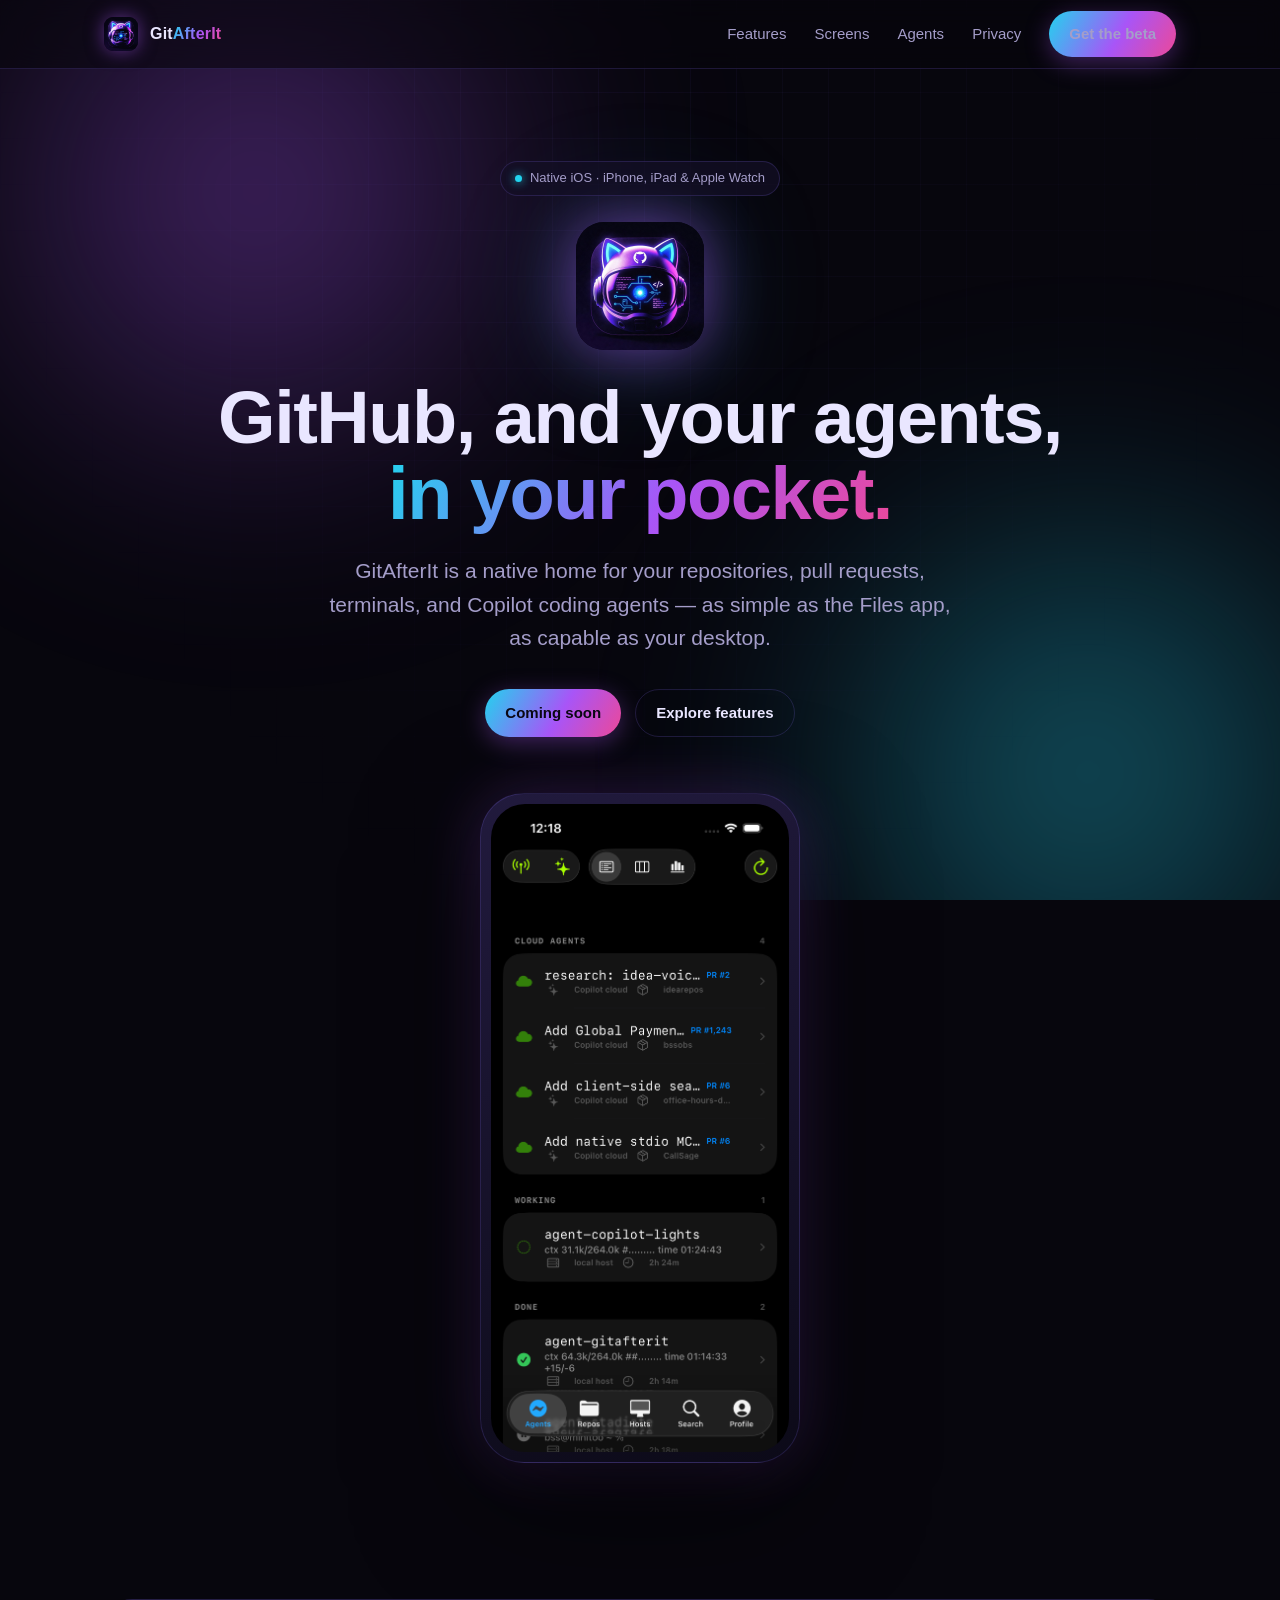
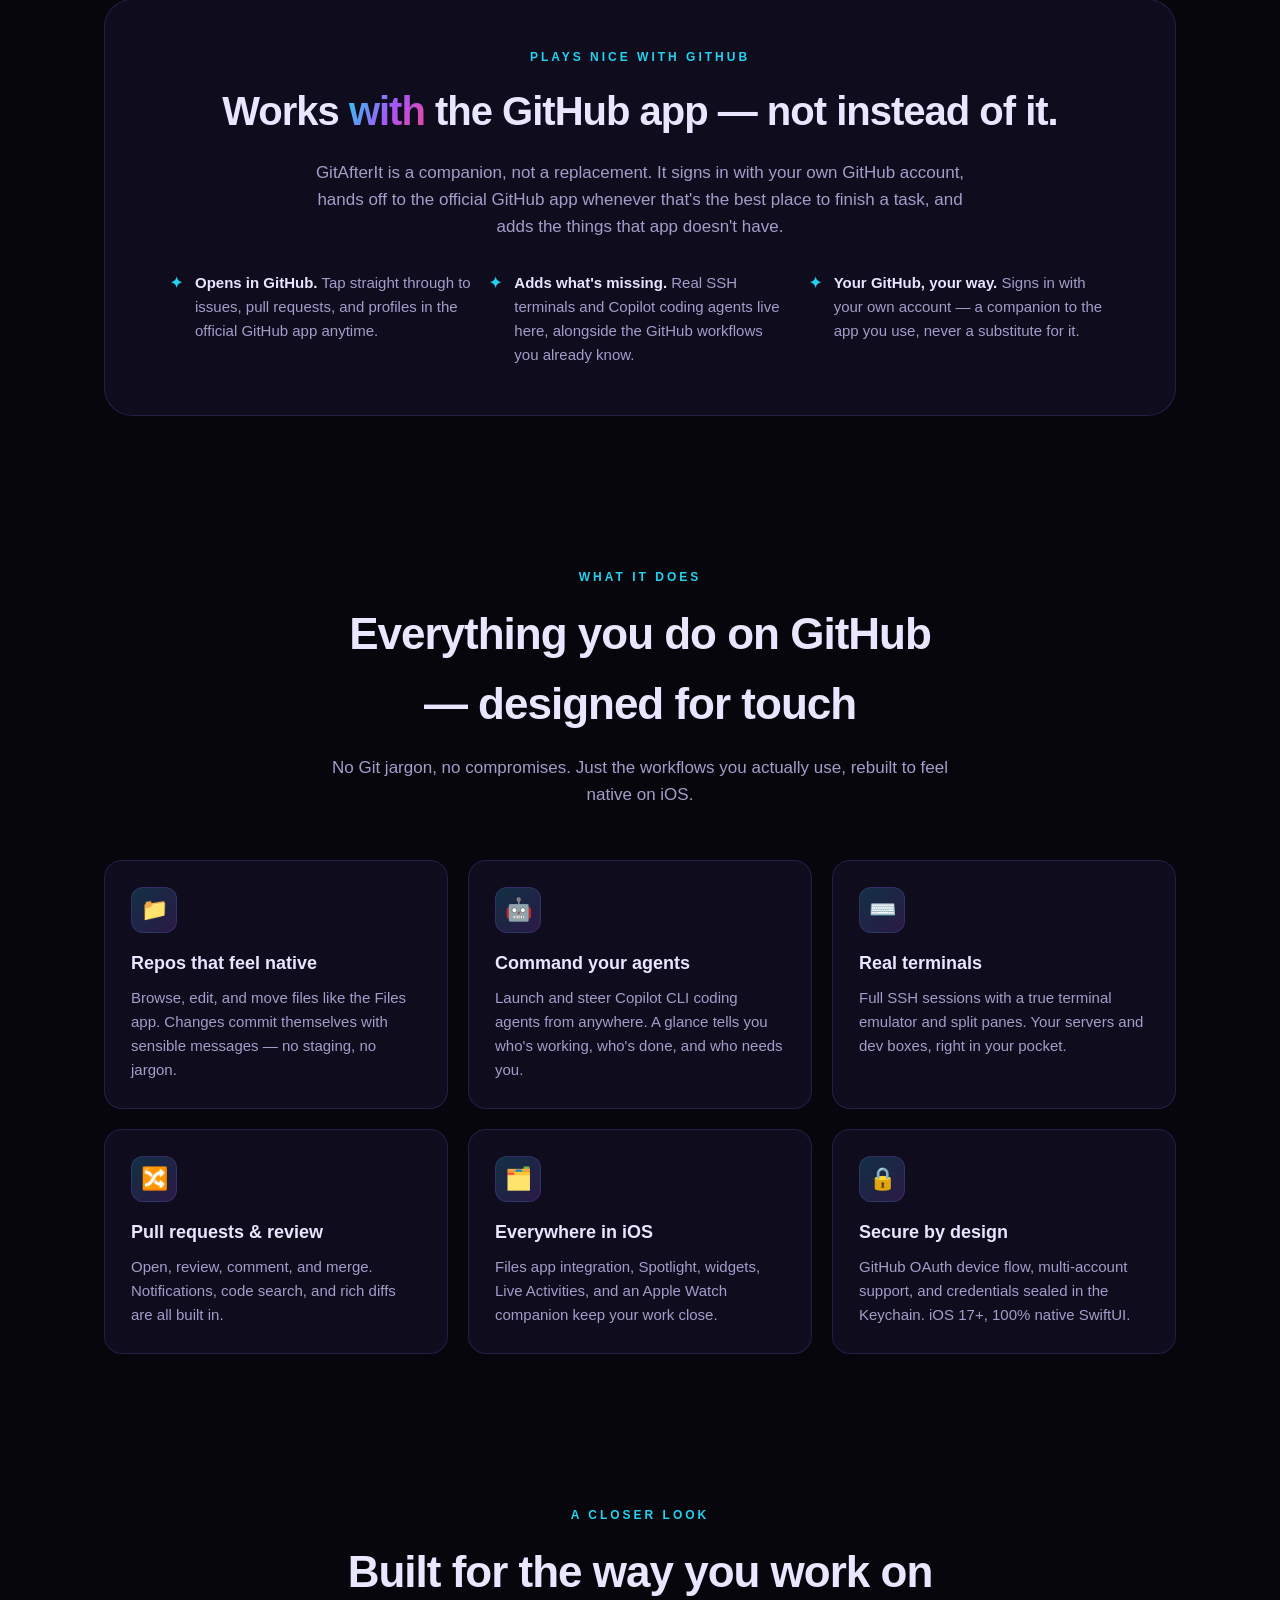
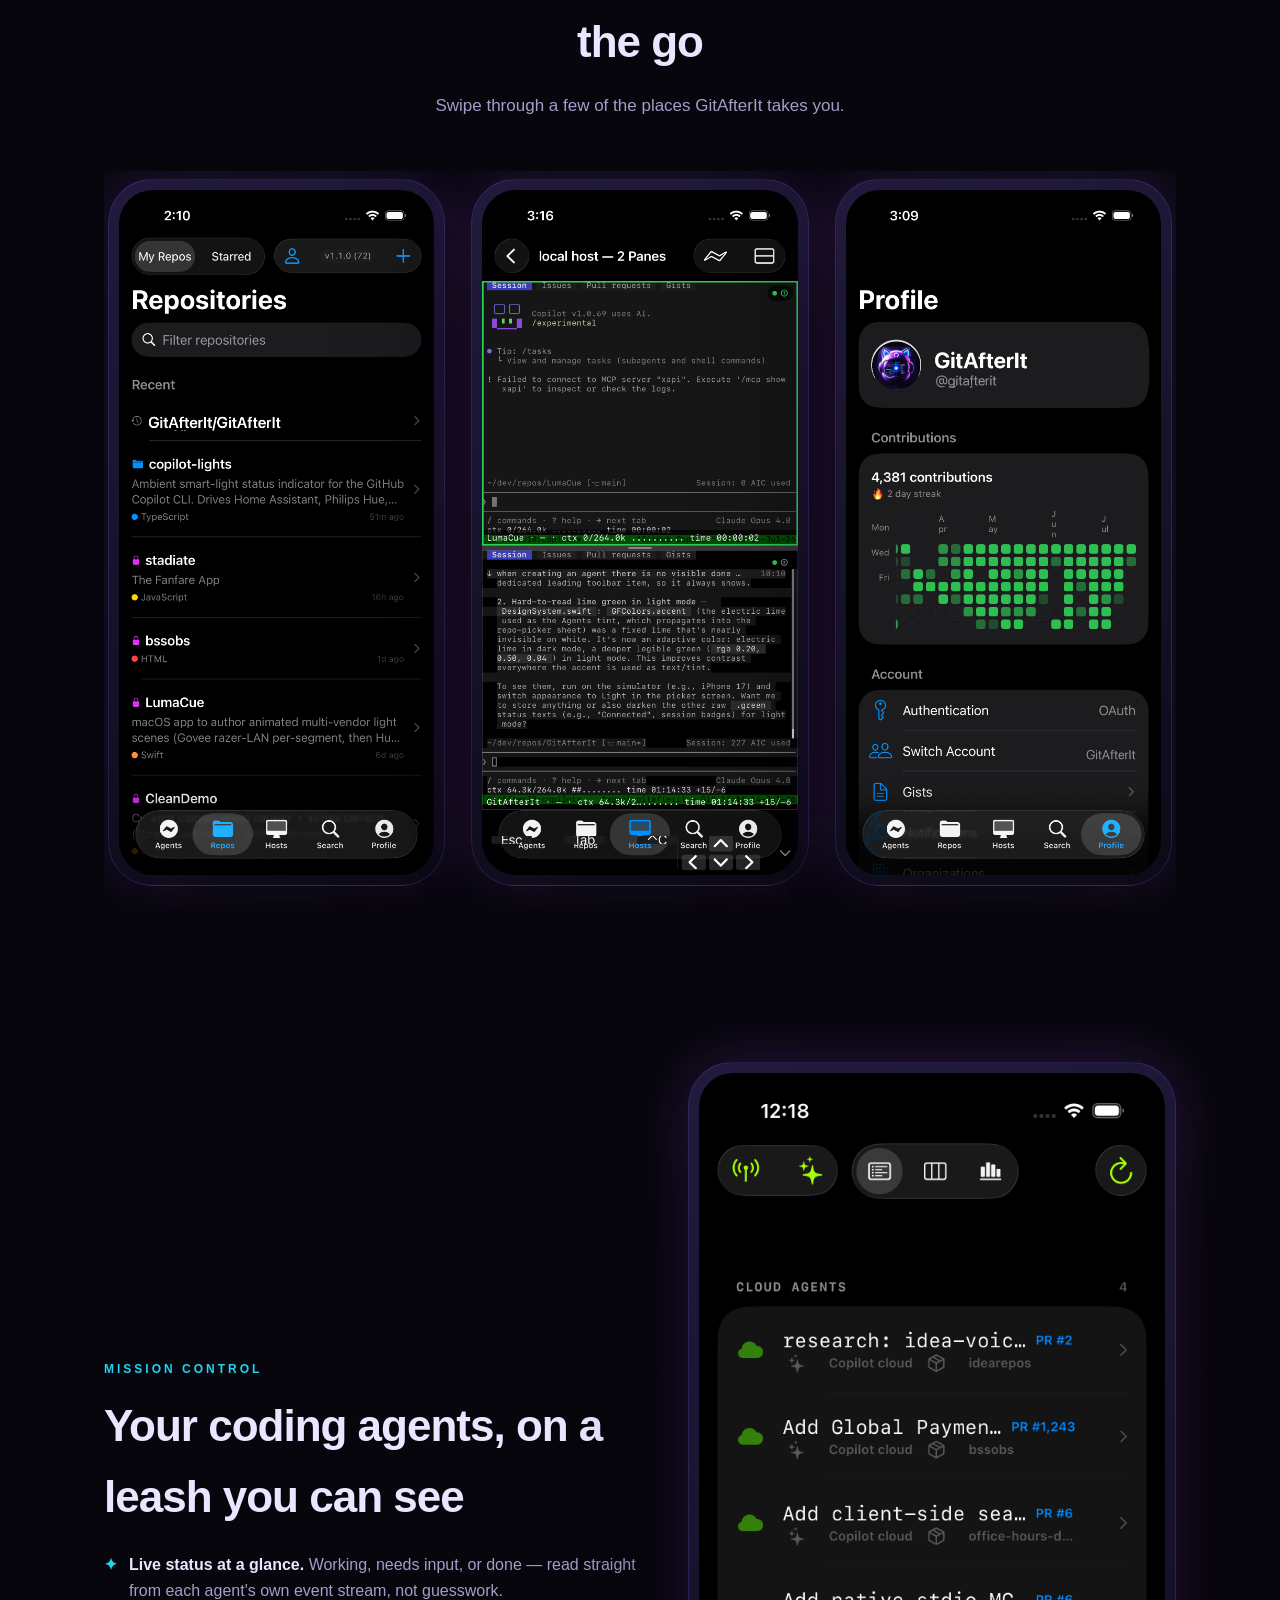
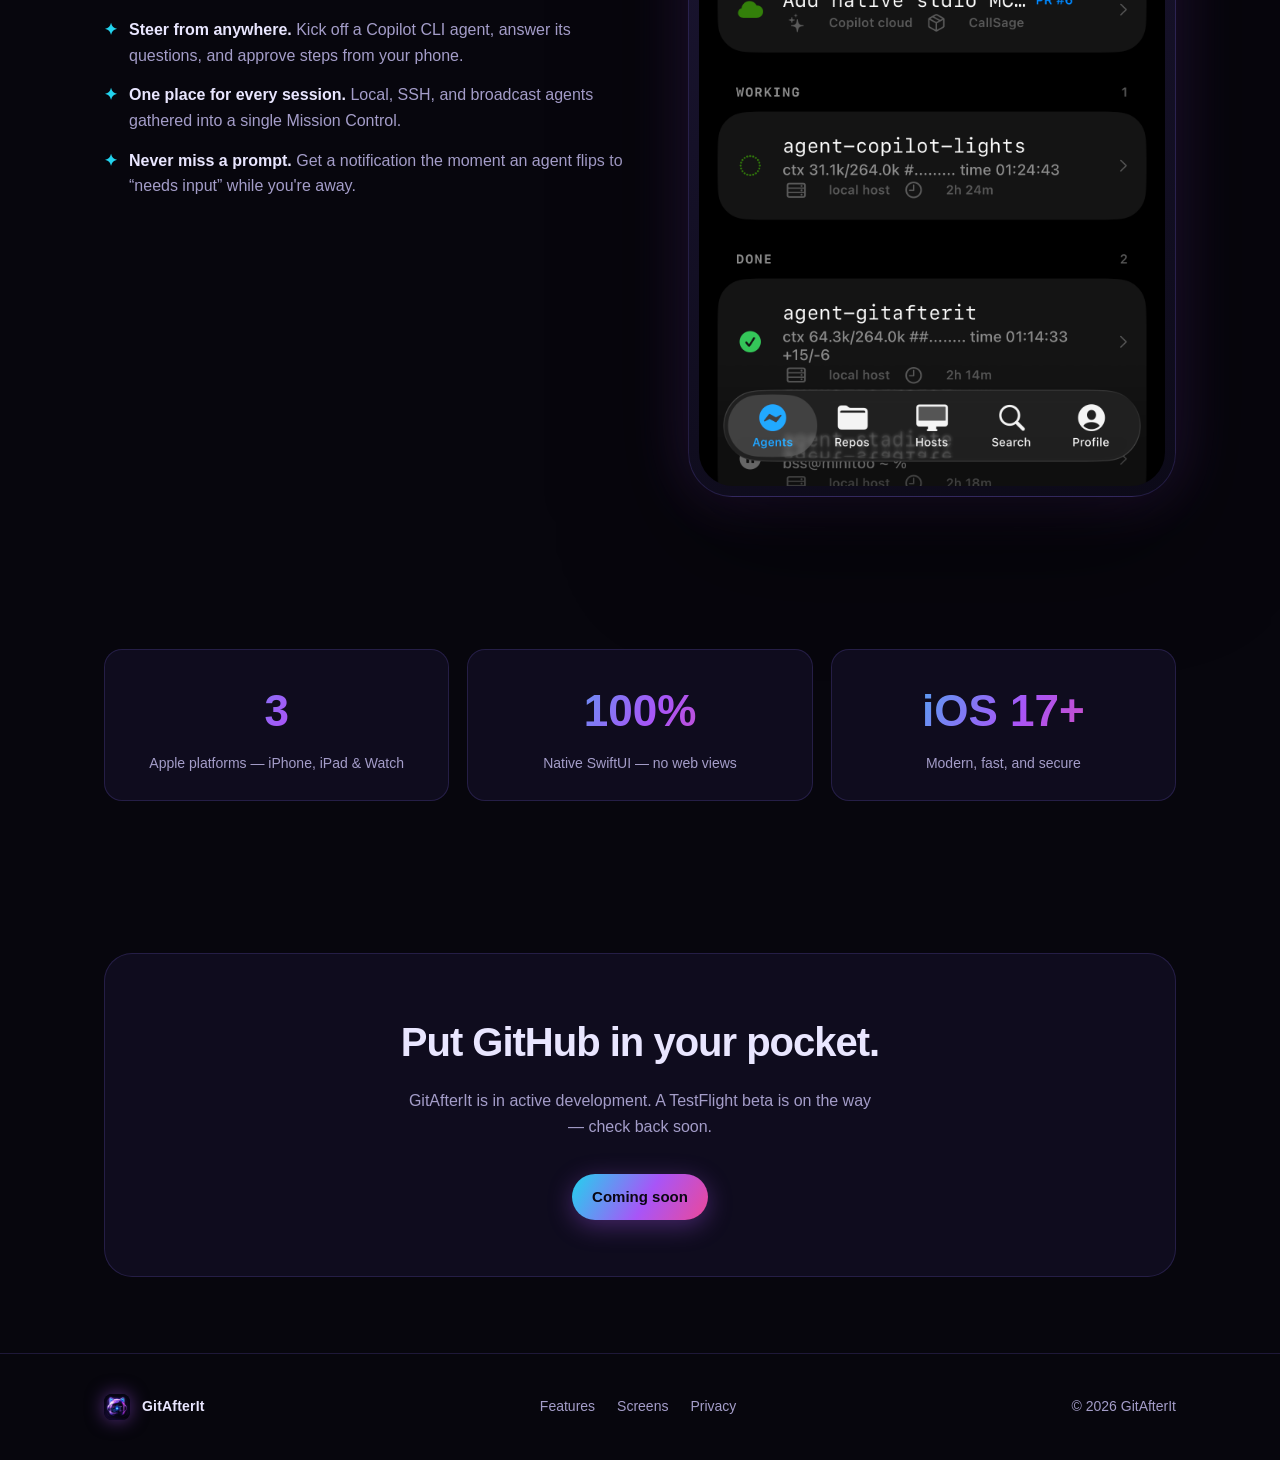
<file: index.html>
<!doctype html>
<html lang="en">
<head>
<meta charset="utf-8">
<meta name="viewport" content="width=device-width, initial-scale=1">
<title>GitAfterIt — GitHub, and your agents, in your pocket</title>
<meta name="description" content="GitAfterIt is a native iOS home for your GitHub repositories, pull requests, terminals, and Copilot coding agents — as simple as the Files app, as capable as your desktop.">
<meta name="theme-color" content="#07060d">
<link rel="icon" href="assets/favicon.png" type="image/png">
<link rel="apple-touch-icon" href="assets/apple-touch-icon.png">
<link rel="canonical" href="https://gitafterit.app/">
<meta property="og:title" content="GitAfterIt — GitHub, and your agents, in your pocket">
<meta property="og:description" content="Repos, pull requests, SSH terminals, and Copilot coding agents — native on iPhone, iPad, and Apple Watch.">
<meta property="og:image" content="https://gitafterit.app/assets/icon.png">
<meta property="og:url" content="https://gitafterit.app/">
<meta property="og:type" content="website">
<meta name="twitter:card" content="summary_large_image">
<meta name="twitter:title" content="GitAfterIt — GitHub, and your agents, in your pocket">
<meta name="twitter:description" content="A native iOS home for your repos, pull requests, terminals, and Copilot coding agents.">
<meta name="twitter:image" content="https://gitafterit.app/assets/icon.png">
<link rel="stylesheet" href="assets/styles.css">
<script>document.documentElement.classList.add('js');</script>
</head>
<body>

<div class="bg-orbs"></div>
<div class="grid-overlay"></div>

<header>
  <div class="wrap nav">
    <a class="brand" href="/">
      <img src="assets/icon.png" alt="GitAfterIt icon">
      <span>Git<b>AfterIt</b></span>
    </a>
    <nav class="nav-links">
      <a href="#features">Features</a>
      <a href="#screens">Screens</a>
      <a href="#agents">Agents</a>
      <a href="privacy.html">Privacy</a>
      <!-- TODO: replace href with your TestFlight public link, e.g. https://testflight.apple.com/join/XXXXXXXX -->
      <a class="btn" href="#get" data-cta="testflight">Get the beta</a>
    </nav>
  </div>
</header>

<main>
  <!-- Hero -->
  <section class="hero wrap">
    <span class="badge"><span class="dot"></span> Native iOS · iPhone, iPad &amp; Apple Watch</span>
    <img class="hero-icon" src="assets/icon.png" alt="GitAfterIt app icon">
    <h1>GitHub, and your agents,<br><span class="grad">in your pocket.</span></h1>
    <p class="sub">GitAfterIt is a native home for your repositories, pull requests, terminals, and Copilot coding agents — as simple as the Files app, as capable as your desktop.</p>
    <div class="hero-cta">
      <a class="btn" id="get" href="#get" data-cta="testflight">Coming soon</a>
      <a class="btn ghost" href="#features">Explore features</a>
    </div>
    <div class="hero-shot reveal">
      <div class="phone"><img src="assets/screenshots/02-agents.png" alt="GitAfterIt Mission Control — Copilot coding agents on iPhone" fetchpriority="high"></div>
    </div>
  </section>

  <!-- Companion, not a replacement -->
  <section id="companion">
    <div class="wrap">
      <div class="companion-band reveal">
        <div class="eyebrow">Plays nice with GitHub</div>
        <h2>Works <span class="grad-text">with</span> the GitHub app — not instead of it.</h2>
        <p>GitAfterIt is a companion, not a replacement. It signs in with your own GitHub account, hands off to the official GitHub app whenever that's the best place to finish a task, and adds the things that app doesn't have.</p>
        <ul class="companion-points">
          <li><span class="check">✦</span><span><b>Opens in GitHub.</b> Tap straight through to issues, pull requests, and profiles in the official GitHub app anytime.</span></li>
          <li><span class="check">✦</span><span><b>Adds what's missing.</b> Real SSH terminals and Copilot coding agents live here, alongside the GitHub workflows you already know.</span></li>
          <li><span class="check">✦</span><span><b>Your GitHub, your way.</b> Signs in with your own account — a companion to the app you use, never a substitute for it.</span></li>
        </ul>
      </div>
    </div>
  </section>

  <!-- Features -->
  <section id="features">
    <div class="wrap">
      <div class="section-head reveal">
        <div class="eyebrow">What it does</div>
        <h2>Everything you do on GitHub — designed for touch</h2>
        <p>No Git jargon, no compromises. Just the workflows you actually use, rebuilt to feel native on iOS.</p>
      </div>
      <div class="features">
        <div class="card reveal">
          <div class="ic">📁</div>
          <h3>Repos that feel native</h3>
          <p>Browse, edit, and move files like the Files app. Changes commit themselves with sensible messages — no staging, no jargon.</p>
        </div>
        <div class="card reveal">
          <div class="ic">🤖</div>
          <h3>Command your agents</h3>
          <p>Launch and steer Copilot CLI coding agents from anywhere. A glance tells you who's working, who's done, and who needs you.</p>
        </div>
        <div class="card reveal">
          <div class="ic">⌨️</div>
          <h3>Real terminals</h3>
          <p>Full SSH sessions with a true terminal emulator and split panes. Your servers and dev boxes, right in your pocket.</p>
        </div>
        <div class="card reveal">
          <div class="ic">🔀</div>
          <h3>Pull requests &amp; review</h3>
          <p>Open, review, comment, and merge. Notifications, code search, and rich diffs are all built in.</p>
        </div>
        <div class="card reveal">
          <div class="ic">🗂️</div>
          <h3>Everywhere in iOS</h3>
          <p>Files app integration, Spotlight, widgets, Live Activities, and an Apple Watch companion keep your work close.</p>
        </div>
        <div class="card reveal">
          <div class="ic">🔒</div>
          <h3>Secure by design</h3>
          <p>GitHub OAuth device flow, multi-account support, and credentials sealed in the Keychain. iOS 17+, 100% native SwiftUI.</p>
        </div>
      </div>
    </div>
  </section>

  <!-- Screens -->
  <section id="screens">
    <div class="wrap">
      <div class="section-head reveal">
        <div class="eyebrow">A closer look</div>
        <h2>Built for the way you work on the go</h2>
        <p>Swipe through a few of the places GitAfterIt takes you.</p>
      </div>
      <div class="shots">
        <div class="phone reveal"><img src="assets/screenshots/01-repos.png" alt="Repositories list" loading="lazy"></div>
        <div class="phone reveal"><img src="assets/screenshots/04-split-panes.png" alt="Split terminal panes" loading="lazy"></div>
        <div class="phone reveal"><img src="assets/screenshots/03-profile.png" alt="Profile and contributions" loading="lazy"></div>
      </div>
    </div>
  </section>

  <!-- Agents spotlight -->
  <section id="agents">
    <div class="wrap split">
      <div class="reveal">
        <div class="eyebrow" style="color:var(--cyan);text-transform:uppercase;letter-spacing:3px;font-size:12px;font-weight:700;">Mission control</div>
        <h2 style="font-size:clamp(28px,4.5vw,44px);font-weight:800;letter-spacing:-1px;margin-top:12px;">Your coding agents, on a leash you can see</h2>
        <ul>
          <li><span class="check">✦</span><span><b>Live status at a glance.</b> Working, needs input, or done — read straight from each agent's own event stream, not guesswork.</span></li>
          <li><span class="check">✦</span><span><b>Steer from anywhere.</b> Kick off a Copilot CLI agent, answer its questions, and approve steps from your phone.</span></li>
          <li><span class="check">✦</span><span><b>One place for every session.</b> Local, SSH, and broadcast agents gathered into a single Mission Control.</span></li>
          <li><span class="check">✦</span><span><b>Never miss a prompt.</b> Get a notification the moment an agent flips to “needs input” while you're away.</span></li>
        </ul>
      </div>
      <div class="phone reveal"><img src="assets/screenshots/02-agents.png" alt="GitAfterIt agents mission control" loading="lazy"></div>
    </div>
  </section>

  <!-- Stats -->
  <section>
    <div class="wrap stats">
      <div class="stat reveal"><div class="n">3</div><div class="l">Apple platforms — iPhone, iPad &amp; Watch</div></div>
      <div class="stat reveal"><div class="n">100%</div><div class="l">Native SwiftUI — no web views</div></div>
      <div class="stat reveal"><div class="n">iOS 17+</div><div class="l">Modern, fast, and secure</div></div>
    </div>
  </section>

  <!-- CTA -->
  <section class="cta-band">
    <div class="wrap">
      <div class="cta-inner reveal">
        <h2>Put GitHub in your pocket.</h2>
        <p>GitAfterIt is in active development. A TestFlight beta is on the way — check back soon.</p>
        <div class="hero-cta" style="justify-content:center;">
          <!-- TODO: replace href with your TestFlight public link when ready -->
          <a class="btn" href="#get" data-cta="testflight">Coming soon</a>
        </div>
      </div>
    </div>
  </section>
</main>

<footer>
  <div class="wrap foot">
    <a class="brand" href="/"><img src="assets/icon.png" alt="" style="width:26px;height:26px;border-radius:8px;">GitAfterIt</a>
    <div style="display:flex;gap:22px;flex-wrap:wrap;">
      <a href="#features">Features</a>
      <a href="#screens">Screens</a>
      <a href="privacy.html">Privacy</a>
    </div>
    <div>© 2026 GitAfterIt</div>
  </div>
</footer>

<script>
  // Reveal-on-scroll
  const revealEls = document.querySelectorAll('.reveal');
  const io = new IntersectionObserver((entries) => {
    for (const e of entries) {
      if (e.isIntersecting) { e.target.classList.add('in'); io.unobserve(e.target); }
    }
  }, { threshold: 0.12 });
  revealEls.forEach((el) => io.observe(el));
  // Failsafe: guarantee everything is visible even if the observer never fires.
  window.addEventListener('load', () => {
    setTimeout(() => revealEls.forEach((el) => el.classList.add('in')), 1400);
  });
</script>

</body>
</html>
</file>
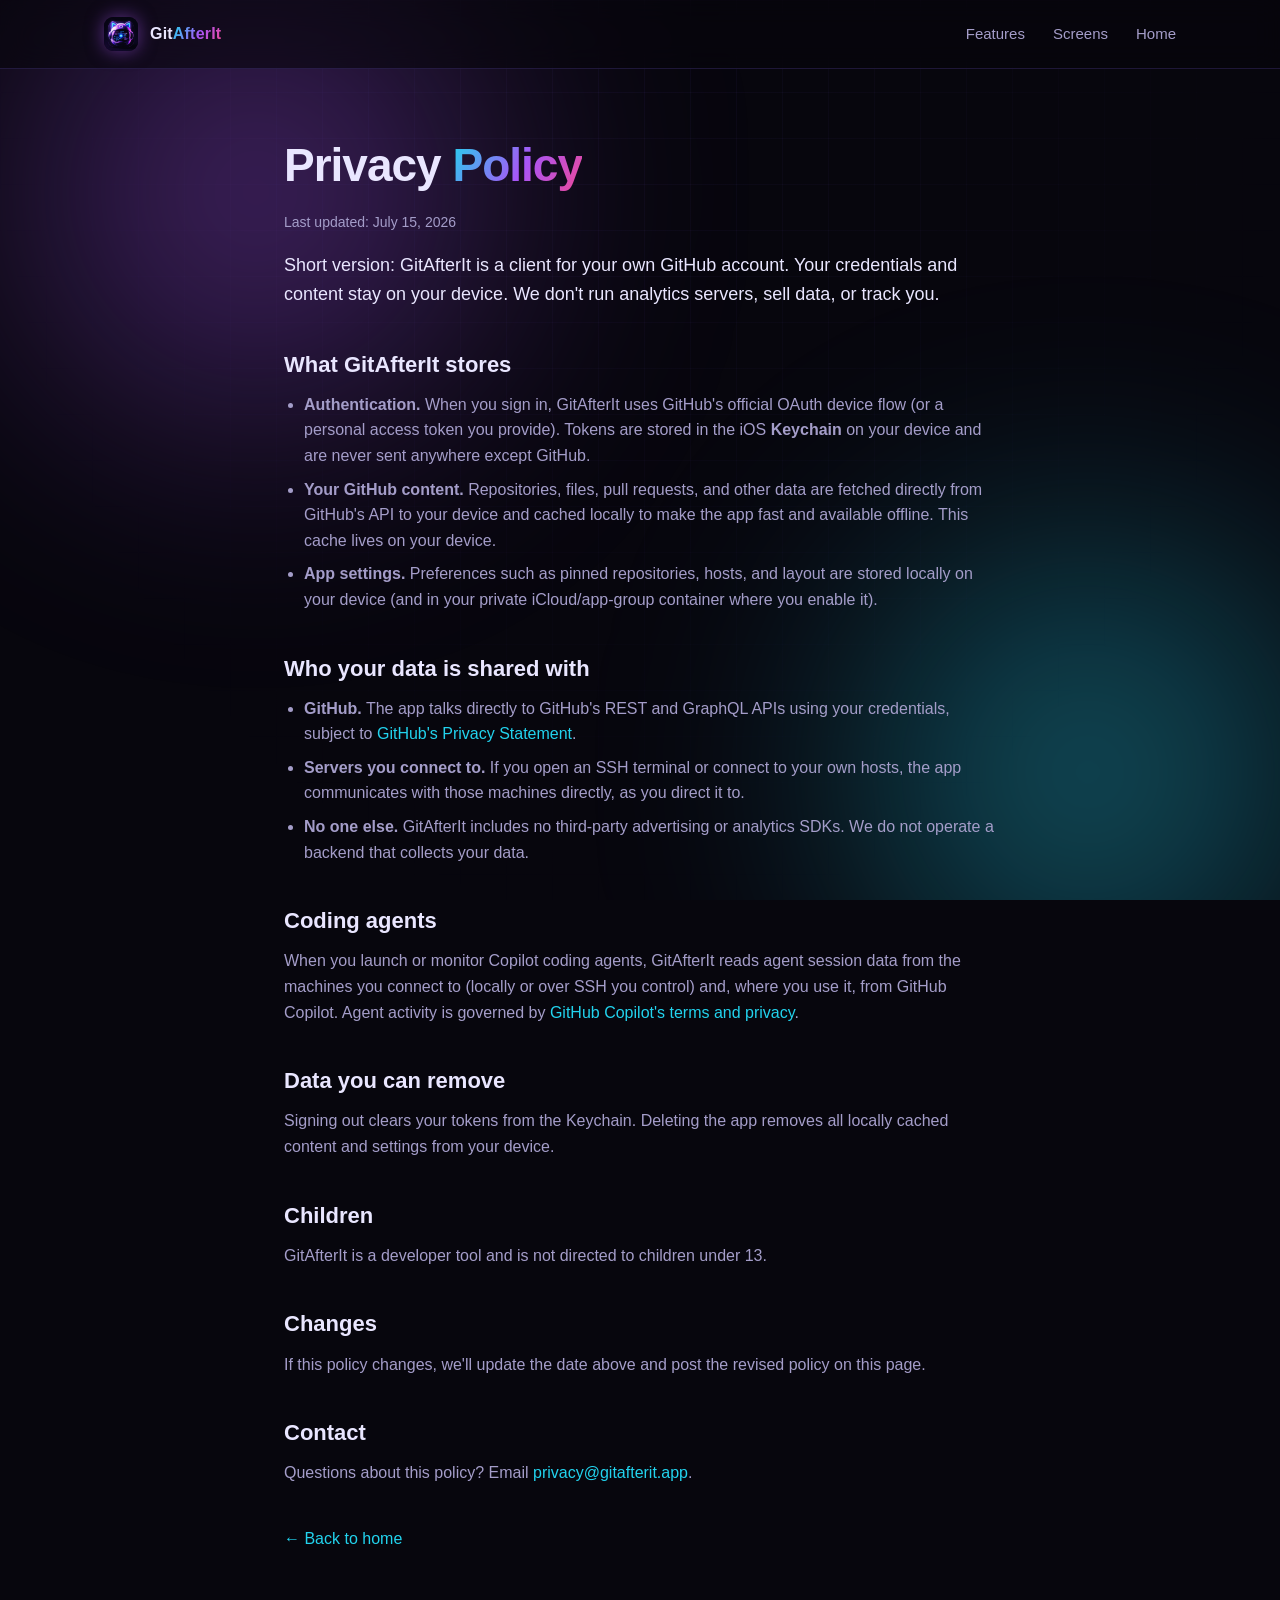
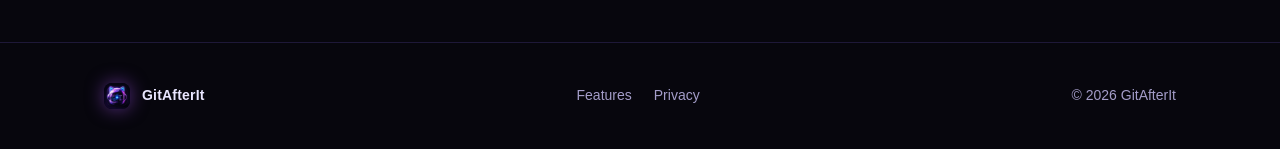
<file: privacy.html>
<!doctype html>
<html lang="en">
<head>
<meta charset="utf-8">
<meta name="viewport" content="width=device-width, initial-scale=1">
<title>Privacy Policy — GitAfterIt</title>
<meta name="description" content="How GitAfterIt handles your data. Short version: your GitHub credentials and content stay on your device.">
<meta name="theme-color" content="#07060d">
<link rel="icon" href="assets/favicon.png" type="image/png">
<link rel="apple-touch-icon" href="assets/apple-touch-icon.png">
<link rel="stylesheet" href="assets/styles.css">
<style>
  .doc { max-width: 760px; margin: 0 auto; padding: 60px 24px 90px; }
  .doc h1 { font-size: clamp(30px, 5vw, 46px); font-weight: 800; letter-spacing: -1px; }
  .doc h1 .grad { background: var(--grad); -webkit-background-clip: text; background-clip: text; color: transparent; }
  .doc .updated { color: var(--muted); margin-top: 8px; font-size: 14px; }
  .doc h2 { font-size: 22px; margin: 38px 0 10px; }
  .doc p, .doc li { color: var(--muted); }
  .doc ul { margin: 10px 0 0 20px; display: grid; gap: 8px; }
  .doc a { color: var(--cyan); }
  .doc .lead { color: var(--text); font-size: 18px; margin-top: 18px; }
</style>
</head>
<body>

<div class="bg-orbs"></div>
<div class="grid-overlay"></div>

<header>
  <div class="wrap nav">
    <a class="brand" href="/">
      <img src="assets/icon.png" alt="GitAfterIt icon">
      <span>Git<b>AfterIt</b></span>
    </a>
    <nav class="nav-links">
      <a href="/#features">Features</a>
      <a href="/#screens">Screens</a>
      <a href="/">Home</a>
    </nav>
  </div>
</header>

<main class="doc">
  <h1>Privacy <span class="grad">Policy</span></h1>
  <p class="updated">Last updated: July 15, 2026</p>

  <p class="lead">Short version: GitAfterIt is a client for your own GitHub account. Your credentials and content stay on your device. We don't run analytics servers, sell data, or track you.</p>

  <h2>What GitAfterIt stores</h2>
  <ul>
    <li><b>Authentication.</b> When you sign in, GitAfterIt uses GitHub's official OAuth device flow (or a personal access token you provide). Tokens are stored in the iOS <b>Keychain</b> on your device and are never sent anywhere except GitHub.</li>
    <li><b>Your GitHub content.</b> Repositories, files, pull requests, and other data are fetched directly from GitHub's API to your device and cached locally to make the app fast and available offline. This cache lives on your device.</li>
    <li><b>App settings.</b> Preferences such as pinned repositories, hosts, and layout are stored locally on your device (and in your private iCloud/app-group container where you enable it).</li>
  </ul>

  <h2>Who your data is shared with</h2>
  <ul>
    <li><b>GitHub.</b> The app talks directly to GitHub's REST and GraphQL APIs using your credentials, subject to <a href="https://docs.github.com/site-policy/privacy-policies/github-general-privacy-statement" target="_blank" rel="noopener">GitHub's Privacy Statement</a>.</li>
    <li><b>Servers you connect to.</b> If you open an SSH terminal or connect to your own hosts, the app communicates with those machines directly, as you direct it to.</li>
    <li><b>No one else.</b> GitAfterIt includes no third-party advertising or analytics SDKs. We do not operate a backend that collects your data.</li>
  </ul>

  <h2>Coding agents</h2>
  <p>When you launch or monitor Copilot coding agents, GitAfterIt reads agent session data from the machines you connect to (locally or over SSH you control) and, where you use it, from GitHub Copilot. Agent activity is governed by <a href="https://docs.github.com/copilot" target="_blank" rel="noopener">GitHub Copilot's terms and privacy</a>.</p>

  <h2>Data you can remove</h2>
  <p>Signing out clears your tokens from the Keychain. Deleting the app removes all locally cached content and settings from your device.</p>

  <h2>Children</h2>
  <p>GitAfterIt is a developer tool and is not directed to children under 13.</p>

  <h2>Changes</h2>
  <p>If this policy changes, we'll update the date above and post the revised policy on this page.</p>

  <h2>Contact</h2>
  <!-- TODO: replace with your preferred contact address -->
  <p>Questions about this policy? Email <a href="mailto:privacy@gitafterit.app">privacy@gitafterit.app</a>.</p>

  <p style="margin-top:40px;"><a href="/">← Back to home</a></p>
</main>

<footer>
  <div class="wrap foot">
    <a class="brand" href="/"><img src="assets/icon.png" alt="" style="width:26px;height:26px;border-radius:8px;">GitAfterIt</a>
    <div style="display:flex;gap:22px;flex-wrap:wrap;">
      <a href="/#features">Features</a>
      <a href="privacy.html">Privacy</a>
    </div>
    <div>© 2026 GitAfterIt</div>
  </div>
</footer>

</body>
</html>
</file>
<file: assets/styles.css>
:root {
  --bg: #07060d;
  --bg-2: #0d0b1a;
  --panel: rgba(20, 16, 38, 0.72);
  --border: rgba(140, 110, 255, 0.18);
  --text: #e9e6ff;
  --muted: #a49dc9;
  --violet: #a855f7;
  --cyan: #22d3ee;
  --pink: #ec4899;
  --grad: linear-gradient(120deg, #22d3ee 0%, #a855f7 55%, #ec4899 100%);
  --radius: 18px;
  --maxw: 1120px;
}

* { box-sizing: border-box; margin: 0; padding: 0; }
html { scroll-behavior: smooth; }
body {
  font-family: -apple-system, BlinkMacSystemFont, "SF Pro Display", "Segoe UI", Roboto, Helvetica, Arial, sans-serif;
  background: var(--bg);
  color: var(--text);
  line-height: 1.6;
  -webkit-font-smoothing: antialiased;
  overflow-x: hidden;
}
a { color: inherit; text-decoration: none; }
img { max-width: 100%; display: block; }

/* Ambient neon backdrop */
.bg-orbs { position: fixed; inset: 0; z-index: -2; overflow: hidden; }
.bg-orbs::before, .bg-orbs::after {
  content: ""; position: absolute; width: 60vw; height: 60vw; border-radius: 50%;
  filter: blur(120px); opacity: 0.5;
}
.bg-orbs::before { background: radial-gradient(circle, #a855f7, transparent 60%); top: -15vw; left: -10vw; }
.bg-orbs::after { background: radial-gradient(circle, #22d3ee, transparent 60%); bottom: -20vw; right: -15vw; }
.grid-overlay {
  position: fixed; inset: 0; z-index: -1; pointer-events: none;
  background-image: linear-gradient(rgba(140,110,255,0.05) 1px, transparent 1px),
    linear-gradient(90deg, rgba(140,110,255,0.05) 1px, transparent 1px);
  background-size: 46px 46px;
  mask-image: radial-gradient(ellipse at 50% 0%, black, transparent 75%);
}

.wrap { width: 100%; max-width: var(--maxw); margin: 0 auto; padding: 0 24px; }

/* Nav */
header {
  position: sticky; top: 0; z-index: 50;
  backdrop-filter: blur(14px);
  background: rgba(7,6,13,0.6);
  border-bottom: 1px solid var(--border);
}
.nav { display: flex; align-items: center; justify-content: space-between; height: 68px; }
.brand { display: flex; align-items: center; gap: 12px; font-weight: 700; letter-spacing: 0.2px; }
.brand img { width: 34px; height: 34px; border-radius: 9px; box-shadow: 0 0 18px rgba(168,85,247,0.5); }
.brand span b { background: var(--grad); -webkit-background-clip: text; background-clip: text; color: transparent; }
.nav-links { display: flex; gap: 28px; align-items: center; }
.nav-links a { color: var(--muted); font-size: 15px; transition: color .2s; }
.nav-links a:hover { color: var(--text); }
.btn {
  display: inline-flex; align-items: center; gap: 8px;
  padding: 11px 20px; border-radius: 999px; font-weight: 600; font-size: 15px;
  background: var(--grad); color: #0a0713;
  box-shadow: 0 6px 24px rgba(168,85,247,0.35);
  transition: transform .15s ease, box-shadow .2s ease;
}
.btn:hover { transform: translateY(-2px); box-shadow: 0 10px 34px rgba(168,85,247,0.5); }
.btn.ghost { background: transparent; color: var(--text); border: 1px solid var(--border); box-shadow: none; }
.btn.ghost:hover { border-color: var(--violet); }

@media (max-width: 720px) { .nav-links a:not(.btn) { display: none; } }

/* Hero */
.hero { position: relative; padding: 92px 0 60px; text-align: center; }
.badge {
  display: inline-flex; align-items: center; gap: 8px;
  font-size: 13px; color: var(--muted);
  border: 1px solid var(--border); border-radius: 999px; padding: 6px 14px; margin-bottom: 26px;
  background: var(--panel);
}
.badge .dot { width: 7px; height: 7px; border-radius: 50%; background: var(--cyan); box-shadow: 0 0 10px var(--cyan); }
.hero h1 { font-size: clamp(38px, 7vw, 74px); line-height: 1.03; font-weight: 800; letter-spacing: -1.5px; }
.hero h1 .grad, .grad-text { background: var(--grad); -webkit-background-clip: text; background-clip: text; color: transparent; }
.hero p.sub { max-width: 640px; margin: 22px auto 0; font-size: clamp(17px, 2.4vw, 21px); color: var(--muted); }
.hero-cta { display: flex; gap: 14px; justify-content: center; margin-top: 34px; flex-wrap: wrap; }
.hero-icon {
  width: 128px; height: 128px; border-radius: 28px; margin: 0 auto 30px;
  box-shadow: 0 0 60px rgba(168,85,247,0.55), 0 0 120px rgba(34,211,238,0.25);
  animation: float 6s ease-in-out infinite;
}
@keyframes float { 0%,100% { transform: translateY(0); } 50% { transform: translateY(-12px); } }

/* Hero device */
.hero-shot { margin: 56px auto 0; max-width: 320px; }
.phone {
  border-radius: 44px; padding: 10px; background: linear-gradient(160deg, #211a3d, #0c0a18);
  border: 1px solid var(--border);
  box-shadow: 0 40px 120px rgba(0,0,0,0.6), 0 0 60px rgba(168,85,247,0.25);
}
.phone img { border-radius: 34px; width: 100%; }
.phone.empty { aspect-ratio: 9 / 19.5; display: grid; place-items: center; color: var(--muted); font-size: 14px; }

/* Sections */
section { padding: 76px 0; }
.section-head { text-align: center; max-width: 620px; margin: 0 auto 52px; }
.section-head .eyebrow { text-transform: uppercase; letter-spacing: 3px; font-size: 12px; color: var(--cyan); font-weight: 700; }
.section-head h2 { font-size: clamp(28px, 4.5vw, 44px); font-weight: 800; letter-spacing: -1px; margin-top: 12px; }
.section-head p { color: var(--muted); margin-top: 14px; font-size: 17px; }

/* Feature grid */
.features { display: grid; grid-template-columns: repeat(3, 1fr); gap: 20px; }
@media (max-width: 900px) { .features { grid-template-columns: repeat(2, 1fr); } }
@media (max-width: 600px) { .features { grid-template-columns: 1fr; } }
.card {
  background: var(--panel); border: 1px solid var(--border); border-radius: var(--radius);
  padding: 26px; position: relative; overflow: hidden;
  transition: transform .2s ease, border-color .2s ease;
}
.card:hover { transform: translateY(-4px); border-color: rgba(168,85,247,0.5); }
.card .ic {
  width: 46px; height: 46px; border-radius: 12px; display: grid; place-items: center;
  font-size: 22px; margin-bottom: 16px;
  background: linear-gradient(140deg, rgba(34,211,238,0.18), rgba(168,85,247,0.18));
  border: 1px solid var(--border);
}
.card h3 { font-size: 18px; margin-bottom: 8px; }
.card p { color: var(--muted); font-size: 15px; }

/* Screenshots */
.shots { display: flex; gap: 26px; overflow-x: auto; padding: 8px 4px 24px; scroll-snap-type: x mandatory; }
.shots .phone { min-width: 250px; scroll-snap-align: center; }
.shots::-webkit-scrollbar { height: 8px; }
.shots::-webkit-scrollbar-thumb { background: rgba(168,85,247,0.4); border-radius: 999px; }

/* Split / stats */
.split { display: grid; grid-template-columns: 1.1fr 1fr; gap: 48px; align-items: center; }
@media (max-width: 820px) { .split { grid-template-columns: 1fr; } }
.split ul { list-style: none; margin-top: 20px; display: grid; gap: 14px; }
.split li { display: flex; gap: 12px; align-items: flex-start; color: var(--muted); }
.split li b { color: var(--text); }
.check { color: var(--cyan); flex: none; font-weight: 700; }

.stats { display: grid; grid-template-columns: repeat(3,1fr); gap: 18px; text-align: center; }
.stat { background: var(--panel); border: 1px solid var(--border); border-radius: var(--radius); padding: 26px 14px; }
.stat .n { font-size: clamp(30px,5vw,44px); font-weight: 800; background: var(--grad); -webkit-background-clip: text; background-clip: text; color: transparent; }
.stat .l { color: var(--muted); font-size: 14px; margin-top: 6px; }

/* Companion band */
.companion-band {
  background: var(--panel); border: 1px solid var(--border); border-radius: 28px;
  padding: 48px clamp(24px, 4vw, 56px); text-align: center; position: relative; overflow: hidden;
}
.companion-band .eyebrow { text-transform: uppercase; letter-spacing: 3px; font-size: 12px; color: var(--cyan); font-weight: 700; }
.companion-band h2 { font-size: clamp(26px, 4.5vw, 40px); font-weight: 800; letter-spacing: -1px; margin-top: 12px; }
.companion-band > p { color: var(--muted); margin: 16px auto 0; max-width: 660px; font-size: 17px; }
.companion-points {
  list-style: none; margin: 30px auto 0; max-width: 940px;
  display: grid; grid-template-columns: repeat(3, 1fr); gap: 18px; text-align: left;
}
@media (max-width: 760px) { .companion-points { grid-template-columns: 1fr; } }
.companion-points li { display: flex; gap: 12px; align-items: flex-start; color: var(--muted); font-size: 15px; }
.companion-points li b { color: var(--text); }

/* CTA band */
.cta-band { text-align: center; }
.cta-inner {
  background: var(--panel); border: 1px solid var(--border); border-radius: 28px;
  padding: 56px 28px; position: relative; overflow: hidden;
}
.cta-inner h2 { font-size: clamp(26px,4.5vw,40px); font-weight: 800; letter-spacing: -1px; }
.cta-inner p { color: var(--muted); margin: 14px auto 28px; max-width: 480px; }

/* Footer */
footer { border-top: 1px solid var(--border); padding: 40px 0; color: var(--muted); font-size: 14px; }
.foot { display: flex; justify-content: space-between; align-items: center; gap: 20px; flex-wrap: wrap; }
.foot a { color: var(--muted); } .foot a:hover { color: var(--text); }
.foot .brand { color: var(--text); }

.reveal { opacity: 0; transform: translateY(24px); transition: opacity .7s ease, transform .7s ease; }
.reveal.in { opacity: 1; transform: none; }
/* Reveal is a progressive enhancement: only hide when JS is active, so the
   page is fully visible with JS disabled or before the observer fires. */
:root:not(.js) .reveal { opacity: 1; transform: none; }
@media (prefers-reduced-motion: reduce) {
  .reveal { opacity: 1 !important; transform: none !important; transition: none; }
}
</file>
